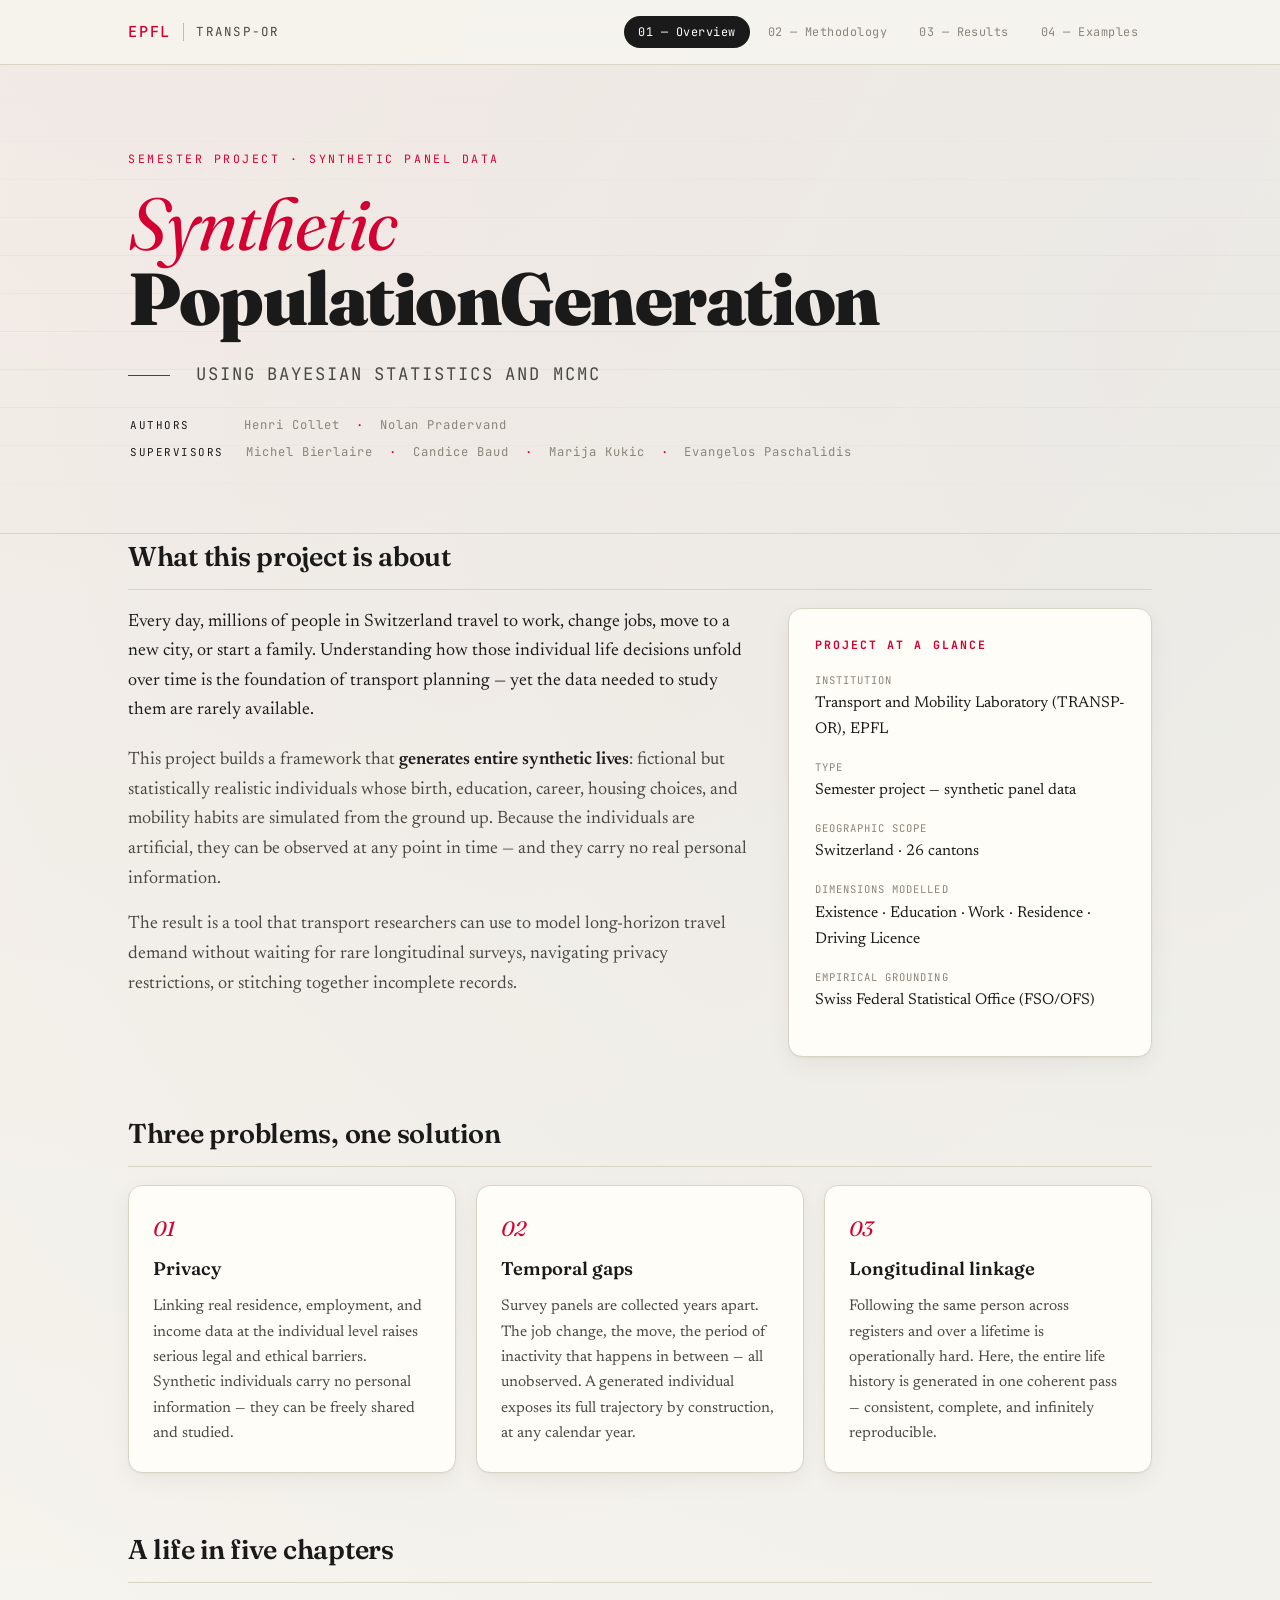
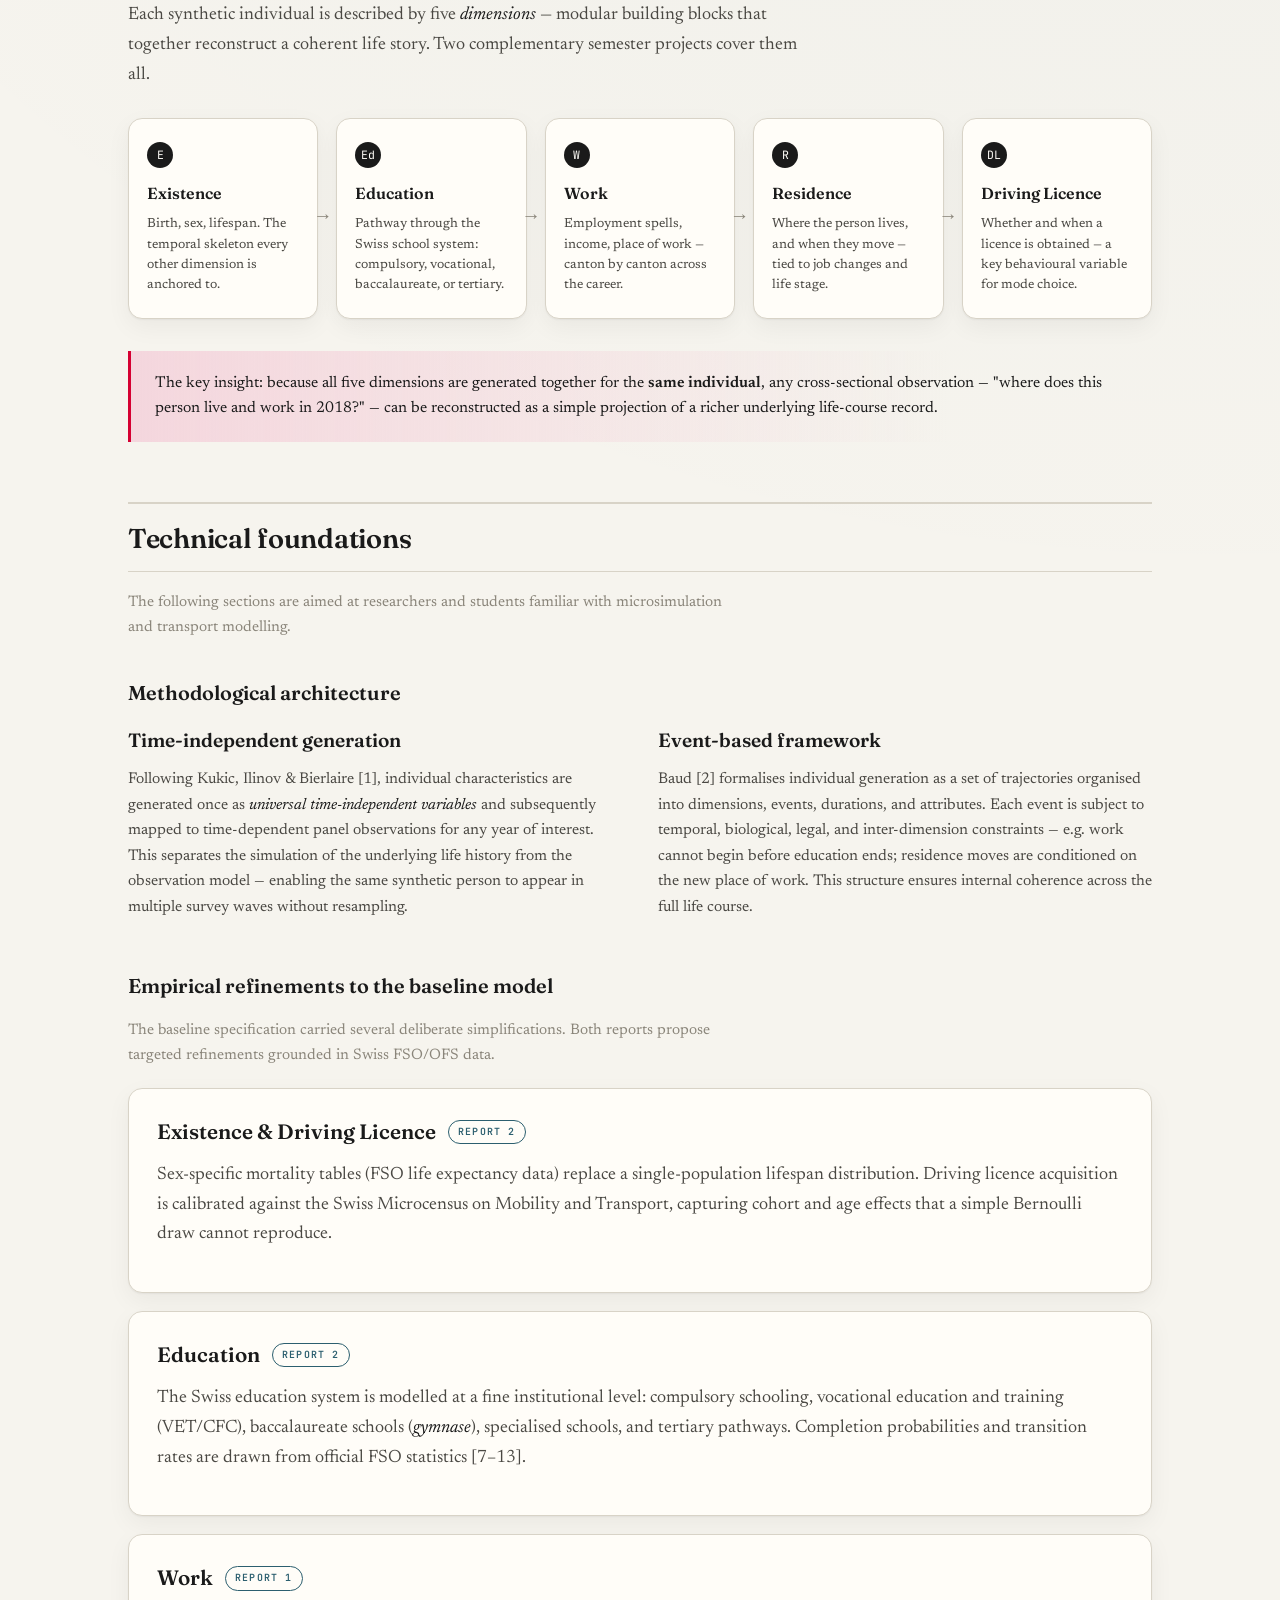
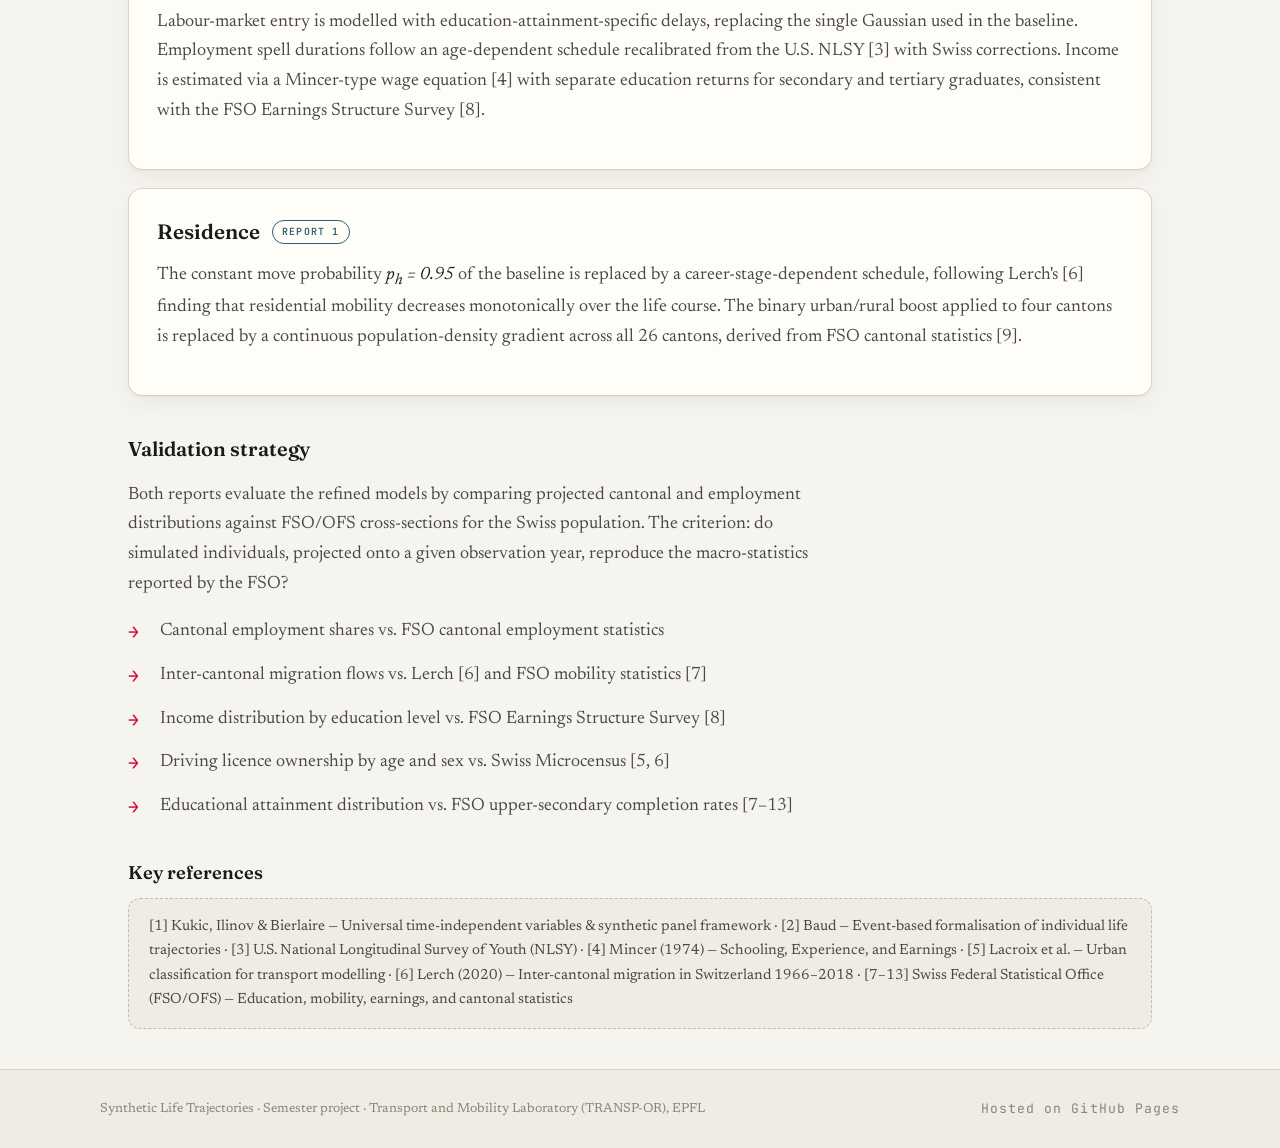
<file: index.html>
<!DOCTYPE html>
<html lang="fr">
<head>
<meta charset="UTF-8">
<meta name="viewport" content="width=device-width, initial-scale=1.0">
<title>Synthetic Life Trajectories — TRANSP-OR / EPFL</title>
<meta name="description" content="Bayesian microsimulation of individual life trajectories in Switzerland. Semester project, TRANSP-OR, EPFL.">
<link rel="preconnect" href="https://fonts.googleapis.com">
<link rel="preconnect" href="https://fonts.gstatic.com" crossorigin>
<link href="https://fonts.googleapis.com/css2?family=Fraunces:opsz,wght@9..144,400;9..144,500;9..144,600;9..144,900&family=Newsreader:ital,opsz@0,6..72;1,6..72&family=JetBrains+Mono:wght@400;500&display=swap" rel="stylesheet">
<link rel="stylesheet" href="styles.css">
</head>
<body>

<!-- ============ HEADER ============ -->
<header class="site-header">
  <div class="wrap header-inner">
    <div class="brand">
      <span class="brand-mark">EPFL</span>
      <span class="brand-divider"></span>
      <span class="brand-lab">TRANSP-OR</span>
    </div>
    <nav class="tabs" id="tabs" aria-label="Navigation principale">
      <button class="tab is-active" data-tab="presentation">01 — Overview</button>
      <button class="tab" data-tab="methodologie">02 — Methodology</button>
      <button class="tab" data-tab="resultats">03 — Results</button>
      <button class="tab" data-tab="examples">04 — Examples</button>
    </nav>
  </div>
</header>

<!-- ============ HERO ============ -->
<section class="hero">
  <div class="wrap">
    <p class="kicker">Semester project · Synthetic panel data</p>

    <h1 class="hero-title hero-title-en">
      <em>Synthetic</em> PopulationGeneration
    </h1>

    <p class="hero-subtitle">
      using Bayesian Statistics and MCMC
    </p>

    <div class="hero-credits">
      <p>
        <span class="credit-label">Authors</span>
        Henri Collet <span aria-hidden="true">·</span> Nolan Pradervand
      </p>
      <p>
        <span class="credit-label">Supervisors</span>
        Michel Bierlaire <span aria-hidden="true">·</span>
        Candice Baud <span aria-hidden="true">·</span>
        Marija Kukic <span aria-hidden="true">·</span>
        Evangelos Paschalidis
      </p>
    </div>
  </div>
  <div class="hero-bg" aria-hidden="true"></div>
</section>
<!-- ============================================================
     CONTENU DES ONGLETS — injecté depuis le dossier tabs/
     Chaque <section> reçoit le fragment correspondant.
     Pour éditer un onglet : ouvrez le fichier tabs/<nom>.html
     ============================================================ -->
<main class="wrap">
  <section class="panel is-active" id="presentation" data-src="tabs/presentation.html"></section>
  <section class="panel"            id="methodologie" data-src="tabs/methodologie.html"></section>
  <section class="panel"            id="resultats"    data-src="tabs/resultats.html"></section>
  <section class="panel"            id="examples"     data-src="tabs/examples.html"></section>
</main>

<!-- ============ FOOTER ============ -->
<footer class="site-footer">
  <div class="wrap footer-inner">
    <p>Synthetic Life Trajectories · Semester project · Transport and Mobility Laboratory (TRANSP-OR), EPFL</p>
    <p class="footer-meta">Hosted on GitHub Pages</p>
  </div>
</footer>

<script src="timeline.js"></script>
<script src="app.js"></script>
</body>
</html>
</file>
<file: styles.css>
/* ============================================================
   Synthetic Life Trajectories — TRANSP-OR / EPFL
   Aesthetic: editorial / academic, warm paper, EPFL-red accent
   ============================================================ */

:root{
  --paper:        #f6f4ee;
  --paper-2:      #efece3;
  --ink:          #1a1a1a;
  --ink-soft:     #4a4843;
  --ink-faint:    #8a857a;
  --line:         #d8d3c7;
  --line-strong:  #c2bcae;
  --epfl:         #d50032;
  --epfl-soft:    #f4d6dd;
  --accent-2:     #2c5f6f;
  --white:        #fffdf8;
  --shadow:       0 1px 2px rgba(26,26,26,.06), 0 8px 24px rgba(26,26,26,.05);

  --serif-disp: "Fraunces", Georgia, serif;
  --serif-body: "Newsreader", Georgia, serif;
  --mono: "JetBrains Mono", ui-monospace, monospace;

  --maxw: 1080px;
}

*{ box-sizing:border-box; }

html{ scroll-behavior:smooth; }

body{
  margin:0;
  background:var(--paper);
  color:var(--ink);
  font-family:var(--serif-body);
  font-size:18px;
  line-height:1.65;
  -webkit-font-smoothing:antialiased;
  background-image:
    radial-gradient(circle at 12% -5%, rgba(213,0,50,.04), transparent 40%),
    radial-gradient(circle at 95% 8%, rgba(44,95,111,.05), transparent 45%);
}

.wrap{ max-width:var(--maxw); margin:0 auto; padding:0 28px; }

/* ---------- Header ---------- */
.site-header{
  position:sticky; top:0; z-index:50;
  background:rgba(246,244,238,.88);
  backdrop-filter:blur(10px);
  border-bottom:1px solid var(--line);
}
.header-inner{ display:flex; align-items:center; justify-content:space-between; gap:24px; min-height:64px; flex-wrap:wrap; }
.brand{ display:flex; align-items:center; gap:12px; font-family:var(--mono); }
.brand-mark{ color:var(--epfl); font-weight:500; letter-spacing:.12em; font-size:.95rem; }
.brand-divider{ width:1px; height:18px; background:var(--line-strong); }
.brand-lab{ color:var(--ink-soft); font-size:.78rem; letter-spacing:.18em; }

.tabs{ display:flex; gap:4px; }
.tab{
  font-family:var(--mono);
  font-size:.74rem; letter-spacing:.04em;
  background:transparent; border:none; cursor:pointer;
  color:var(--ink-faint);
  padding:8px 14px; border-radius:999px;
  transition:color .2s, background .2s;
}
.tab:hover{ color:var(--ink); }
.tab.is-active{ color:var(--white); background:var(--ink); }

/* ---------- Hero ---------- */
.hero{ position:relative; padding:84px 0 64px; overflow:hidden; border-bottom:1px solid var(--line); }
.kicker{
  font-family:var(--mono); font-size:.72rem; letter-spacing:.22em; text-transform:uppercase;
  color:var(--epfl); margin:0 0 18px;
}
.hero-title{
  font-family:var(--serif-disp); font-weight:900;
  font-size:clamp(2.6rem, 6vw, 4.6rem); line-height:1.02;
  letter-spacing:-.02em; margin:0 0 24px; max-width:14ch;
}
.hero-title em{ font-style:italic; font-weight:400; color:var(--epfl); }
.hero-title-en{
  max-width:16ch;
}

.hero-subtitle{
  margin:18px 0 0;
  max-width:48ch;
  font-family:var(--mono);
  font-size:clamp(.9rem, 1.5vw, 1.08rem);
  letter-spacing:.11em;
  text-transform:uppercase;
  color:var(--ink-soft);
}

.hero-subtitle::before{
  content:"";
  display:inline-block;
  width:42px;
  height:1px;
  background:var(--epfl);
  vertical-align:middle;
  margin-right:14px;
}
.hero-credits{
  margin:26px 0 0;
  padding-left:2px;
  font-family:var(--mono);
  font-size:.76rem;
  letter-spacing:.08em;
  color:var(--ink-faint);
}

.hero-credits p{
  margin:0 0 7px;
}

.hero-credits span[aria-hidden="true"]{
  color:var(--epfl);
  margin:0 8px;
}

.credit-label{
  display:inline-block;
  min-width:92px;
  margin-right:14px;
  color:var(--ink);
  letter-spacing:.14em;
  text-transform:uppercase;
  font-size:.68rem;
}
.hero-sub{ font-size:1.18rem; max-width:56ch; color:var(--ink-soft); margin:0; }
.hero-bg{
  position:absolute; inset:0; pointer-events:none; z-index:-1;
  background-image:linear-gradient(var(--line) 1px, transparent 1px);
  background-size:100% 38px; opacity:.35;
  -webkit-mask-image:linear-gradient(transparent, #000 60%, transparent);
          mask-image:linear-gradient(transparent, #000 60%, transparent);
}

/* ---------- Panels (tabs) ---------- */
main{ padding:56px 28px 80px; }
.panel{ display:none; animation:fade .45s ease both; }
.panel.is-active{ display:block; }
@keyframes fade{ from{ opacity:0; transform:translateY(8px);} to{ opacity:1; transform:none;} }

/* ---------- Typography blocks ---------- */
.section-title{
  font-family:var(--serif-disp); font-weight:600;
  font-size:1.7rem; letter-spacing:-.01em;
  margin:54px 0 18px; padding-bottom:10px;
  border-bottom:1px solid var(--line);
}
.section-title:first-child{ margin-top:0; }
.prose{ max-width:68ch; color:var(--ink-soft); }
.prose-sm{ max-width:68ch; font-size:.95rem; color:var(--ink-faint); }
p{ margin:0 0 16px; }
strong{ color:var(--ink); font-weight:600; }
em{ color:var(--ink); }
a{ color:var(--epfl); text-decoration:none; border-bottom:1px solid var(--epfl-soft); transition:border-color .2s; }
a:hover{ border-bottom-color:var(--epfl); }

/* ---------- Lead grid (presentation) ---------- */
.lead-grid{ display:grid; grid-template-columns:1.7fr 1fr; gap:40px; align-items:start; }
.lead-card{
  background:var(--white); border:1px solid var(--line);
  border-radius:14px; padding:26px; box-shadow:var(--shadow);
}
.lead-card h3{
  font-family:var(--mono); font-size:.72rem; letter-spacing:.18em; text-transform:uppercase;
  color:var(--epfl); margin:0 0 18px;
}
.facts{ margin:0; }
.facts dt{ font-family:var(--mono); font-size:.66rem; letter-spacing:.1em; text-transform:uppercase; color:var(--ink-faint); }
.facts dd{ margin:2px 0 16px; font-size:.98rem; color:var(--ink); }

/* ---------- Cards ---------- */
.cards{ display:grid; grid-template-columns:repeat(3,1fr); gap:20px; }
.card{
  background:var(--white); border:1px solid var(--line); border-radius:14px;
  padding:26px 24px; box-shadow:var(--shadow); position:relative;
  transition:transform .25s, box-shadow .25s;
}
.card:hover{ transform:translateY(-3px); box-shadow:0 12px 30px rgba(26,26,26,.09); }
.card-num{
  font-family:var(--serif-disp); font-style:italic; font-size:1.3rem;
  color:var(--epfl); display:block; margin-bottom:8px;
}
.card h3{ font-family:var(--serif-disp); font-weight:600; font-size:1.15rem; margin:0 0 10px; }
.card p{ font-size:.96rem; color:var(--ink-soft); margin:0; }

/* ---------- Checklist ---------- */
.checklist{ list-style:none; padding:0; max-width:74ch; }
.checklist li{ position:relative; padding-left:32px; margin-bottom:14px; color:var(--ink-soft); }
.checklist li::before{
  content:"→"; position:absolute; left:0; top:0;
  color:var(--epfl); font-family:var(--mono);
}

/* ---------- Callout ---------- */
.callout{
  border-left:3px solid var(--epfl);
  background:linear-gradient(90deg, var(--epfl-soft), transparent 80%);
  padding:20px 24px; border-radius:0 12px 12px 0; margin:28px 0;
}
.callout p{ margin:0; font-size:.98rem; }

/* ---------- Flow (methodology / presentation) ---------- */
.flow{
  display:grid;
  grid-template-columns: repeat(auto-fit, minmax(160px, 1fr));
  gap:18px;
  margin:24px 0 8px;
  align-items:stretch;
}

.flow-step{
  background:var(--white);
  border:1px solid var(--line);
  border-radius:14px;
  padding:22px 18px;
  box-shadow:var(--shadow);
  position:relative;
  min-width:0;
}

.flow-step:not(:last-child)::after{
  content:"→";
  position:absolute;
  right:-15px;
  top:50%;
  transform:translateY(-50%);
  color:var(--ink-faint);
  font-size:1.2rem;
  z-index:2;
}

.flow-k{
  font-family:var(--mono);
  font-size:.72rem;
  color:var(--white);
  background:var(--ink);
  width:26px;
  height:26px;
  border-radius:50%;
  display:inline-flex;
  align-items:center;
  justify-content:center;
  margin-bottom:12px;
}

.flow-step h4{
  font-family:var(--serif-disp);
  font-weight:600;
  font-size:1rem;
  margin:0 0 8px;
}

.flow-step p{
  font-size:.82rem;
  color:var(--ink-soft);
  margin:0;
  line-height:1.55;
}

/* On cache les flèches HTML existantes */
.flow-arrow{
  display:none;
}

/* ---------- Two-col ---------- */
.two-col{ display:grid; grid-template-columns:1fr 1fr; gap:36px; }
.two-col h3{ font-family:var(--serif-disp); font-weight:600; font-size:1.2rem; margin:0 0 10px; }
.two-col p{ font-size:.97rem; color:var(--ink-soft); }

/* ---------- Dimension blocks ---------- */
.dim{ background:var(--white); border:1px solid var(--line); border-radius:14px; padding:26px 28px; margin-bottom:18px; box-shadow:var(--shadow); }
.dim-title{ font-family:var(--serif-disp); font-weight:600; font-size:1.3rem; margin:0 0 12px; display:flex; align-items:center; gap:12px; }
.dim-tag{ font-family:var(--mono); font-size:.62rem; letter-spacing:.12em; text-transform:uppercase; color:var(--accent-2); border:1px solid var(--accent-2); padding:3px 9px; border-radius:999px; }
.dim p{ color:var(--ink-soft); }
.formula{
  font-family:var(--mono); font-size:.92rem; color:var(--ink);
  background:var(--paper-2); border:1px solid var(--line);
  border-radius:10px; padding:16px 18px; margin:14px 0 4px; overflow-x:auto;
}
.formula sub{ font-size:.72em; }
.formula-label{
  display:block; font-size:.6rem; letter-spacing:.16em; text-transform:uppercase;
  color:var(--ink-faint); margin-bottom:8px;
}

/* ---------- Results ---------- */
.results-banner{
  background:var(--paper-2); border:1px dashed var(--line-strong);
  border-radius:12px; padding:16px 20px; margin-bottom:16px;
}
.results-banner p{ margin:0; font-size:.92rem; color:var(--ink-soft); }
code{ font-family:var(--mono); font-size:.85em; background:var(--paper-2); padding:2px 6px; border-radius:5px; border:1px solid var(--line); }

.chart-card{
  background:var(--white); border:1px solid var(--line); border-radius:14px;
  padding:22px; box-shadow:var(--shadow); margin-bottom:8px;
}
.grid-2{ display:grid; grid-template-columns:1fr 1fr; gap:32px; }

/* ---------- Tables ---------- */
.table-wrap{ overflow-x:auto; border:1px solid var(--line); border-radius:14px; box-shadow:var(--shadow); background:var(--white); }
.data-table{ width:100%; border-collapse:collapse; font-size:.95rem; }
.data-table th{
  font-family:var(--mono); font-size:.66rem; letter-spacing:.1em; text-transform:uppercase;
  color:var(--ink-faint); text-align:left; padding:14px 18px;
  border-bottom:1px solid var(--line-strong); background:var(--paper-2);
}
.data-table td{ padding:13px 18px; border-bottom:1px solid var(--line); color:var(--ink-soft); }
.data-table tr:last-child td{ border-bottom:none; }
.data-table td:first-child{ color:var(--ink); font-weight:500; }
.delta-pos{ color:#1f7a44; font-family:var(--mono); font-size:.85rem; }
.delta-neg{ color:var(--epfl); font-family:var(--mono); font-size:.85rem; }

/* ---------- Gallery (plots PNG) ---------- */
.gallery{ display:grid; grid-template-columns:repeat(2,1fr); gap:22px; }
.gallery figure{ margin:0; position:relative; }
.gallery img{ width:100%; border-radius:12px; border:1px solid var(--line); display:block; background:var(--white); }
/* Image absente / introuvable : on masque le <img> et on montre un cadre */
.gallery img.missing{
  min-height:220px; aspect-ratio:4/3;
  border:1px dashed var(--line-strong); background:var(--paper-2);
  /* cache l'icône "image cassée" du navigateur */
  color:transparent; font-size:0;
}
.gallery .ph-label{
  position:absolute; top:50%; left:50%; transform:translate(-50%,-50%);
  font-family:var(--mono); font-size:.78rem; color:var(--ink-faint);
  pointer-events:none;
}
.gallery figcaption{ font-size:.88rem; color:var(--ink-faint); margin-top:10px; text-align:center; font-style:italic; }

/* ---------- Lead card en flux (sans grille) ---------- */
.lead-card--inline{ max-width:420px; margin:8px 0 4px; }

/* ---------- Footer ---------- */
.site-footer{ border-top:1px solid var(--line); background:var(--paper-2); margin-top:40px; }
.footer-inner{ display:flex; justify-content:space-between; align-items:center; gap:20px; padding:28px 0; flex-wrap:wrap; }
.site-footer p{ margin:0; font-size:.82rem; color:var(--ink-faint); }
.footer-meta{ font-family:var(--mono); letter-spacing:.08em; }

/* ---------- CSV controls & blocks ---------- */
.csv-controls{ display:flex; align-items:center; gap:16px; flex-wrap:wrap; margin:4px 0 24px; }
.btn-upload{
  display:inline-flex; align-items:center; gap:8px; cursor:pointer;
  font-family:var(--mono); font-size:.78rem; letter-spacing:.04em;
  color:var(--white); background:var(--ink);
  padding:10px 18px; border-radius:999px;
  transition:background .2s, transform .15s;
}
.btn-upload:hover{ background:var(--epfl); transform:translateY(-1px); }
.csv-hint{ font-size:.85rem; color:var(--ink-faint); font-style:italic; }
.csv-block{ margin-bottom:32px; }
.csv-title{
  font-family:var(--serif-disp); font-weight:600; font-size:1.15rem;
  margin:0 0 12px;
}
.csv-empty{
  font-size:.92rem; color:var(--ink-faint); font-style:italic;
  padding:18px 20px; background:var(--paper-2);
  border:1px dashed var(--line-strong); border-radius:12px; margin:0;
}
.csv-meta{ font-family:var(--mono); font-size:.72rem; letter-spacing:.04em; color:var(--ink-faint); margin:0 0 10px; }
.csv-pager{ display:flex; align-items:center; gap:16px; margin-top:14px; }
.pager-btn{
  font-family:var(--mono); font-size:.74rem; cursor:pointer;
  color:var(--white); background:var(--ink); border:none;
  padding:8px 16px; border-radius:999px; transition:background .2s;
}
.pager-btn:hover:not(:disabled){ background:var(--epfl); }
.pager-btn:disabled{ opacity:.35; cursor:default; }
.pager-label{ font-family:var(--mono); font-size:.74rem; color:var(--ink-soft); }

/* ---------- Timelines (sample lives) ---------- */
.tl-card{ background:var(--white); border:1px solid var(--line); border-radius:14px; padding:20px 22px; margin-bottom:18px; box-shadow:var(--shadow); }
.tl-head{ display:flex; flex-wrap:wrap; align-items:baseline; gap:12px; margin-bottom:10px; }
.tl-head strong{ font-family:var(--serif-disp); font-size:1.1rem; }
.tl-meta{ font-family:var(--mono); font-size:.72rem; color:var(--ink-faint); letter-spacing:.03em; }
.tl-block{ margin:10px 0 4px; }
.tl-cap{ font-family:var(--mono); font-size:.6rem; letter-spacing:.14em; text-transform:uppercase; color:var(--ink-faint); display:block; margin-bottom:2px; }
.tl-svg{ display:block; overflow:visible; }
.tl-ax{ font-family:var(--mono); font-size:9px; fill:var(--ink-faint); }
.tl-ax-age{ fill:var(--ink-soft); }
.tl-seg-label{ font-family:var(--mono); font-size:10px; fill:#fff; pointer-events:none; }
.tl-row-label{ font-family:var(--mono); font-size:9px; fill:var(--ink-faint); text-transform:uppercase; }
.tl-legend-label{ font-family:var(--mono); font-size:10px; fill:var(--ink-soft); }

/* ---------- Compare table (framework -> this work) ---------- */
.compare{ width:100%; border-collapse:collapse; margin:14px 0 4px; font-size:.95rem; }
.compare th{
  font-family:var(--mono); font-size:.62rem; letter-spacing:.14em; text-transform:uppercase;
  text-align:left; padding:10px 16px; color:var(--ink-faint);
  border-bottom:1px solid var(--line-strong);
}
.compare th.col-base{ color:var(--ink-faint); }
.compare th.col-new{ color:var(--epfl); }
.compare td{ padding:12px 16px; border-bottom:1px solid var(--line); vertical-align:top; width:50%; }
.compare tr:last-child td{ border-bottom:none; }
.compare .c-base{ color:var(--ink-faint); }
.compare .c-new{ color:var(--ink); }
.compare .c-new strong{ color:var(--epfl); }

/* ---------- Responsive ---------- */
@media (max-width:840px){
  .lead-grid, .two-col, .grid-2{ grid-template-columns:1fr; }
  .cards, .gallery{ grid-template-columns:1fr; }

  .flow{
    grid-template-columns:1fr;
  }

  .flow-step{
    margin-bottom:18px;
  }

  .flow-step:not(:last-child)::after{
    content:"↓";
    right:auto;
    left:50%;
    top:auto;
    bottom:-23px;
    transform:translateX(-50%);
  }

  .flow-arrow{
    display:none;
  }

  .header-inner{ min-height:auto; padding:10px 0; }
  .tabs{ width:100%; justify-content:space-between; }
  .tab{ padding:8px 8px; font-size:.66rem; }
}
</file>
